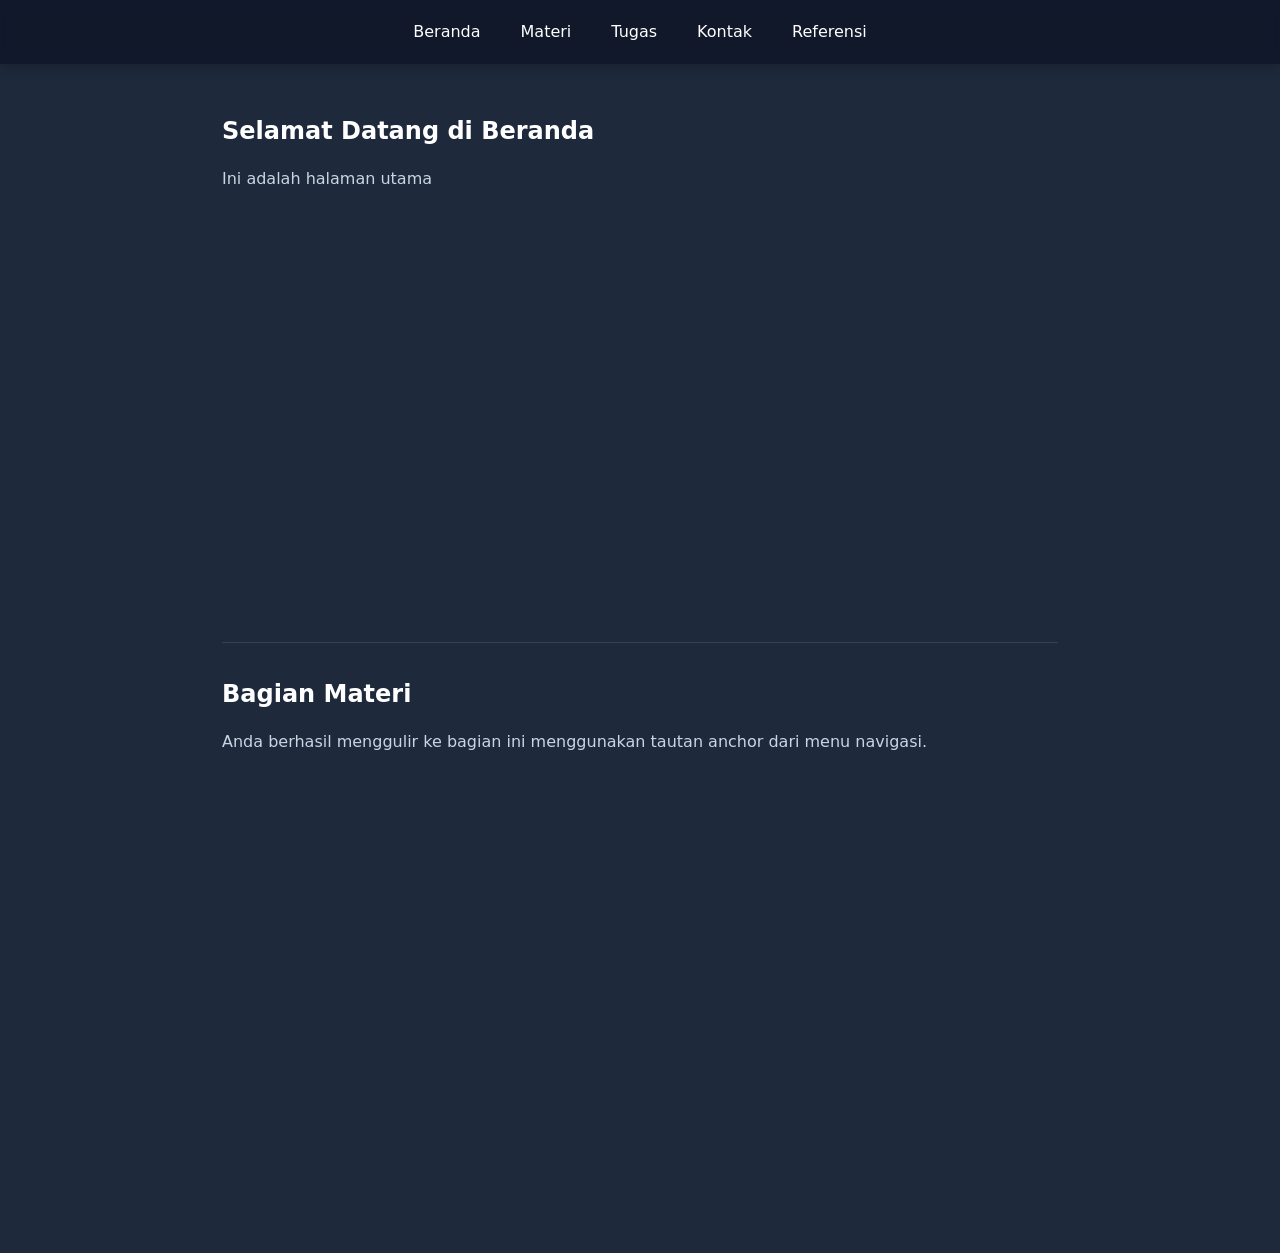
<file: index.html>
<!DOCTYPE html>
<html lang="id">
<head>
  <meta charset="UTF-8">
  <meta name="viewport" content="width=device-width, initial-scale=1.0">
  <title>Beranda - Praktikum Web</title>
  <link rel="stylesheet" href="style.css">
</head>
<body>

  <header>
    <nav class="navbar" aria-label="Navigasi Utama">
      <ul class="nav-list">
        <li><a href="index.html" class="nav-link">Beranda</a></li>
        <li><a href="#materi" class="nav-link">Materi</a></li>
        <li><a href="tugas.html" class="nav-link">Tugas</a></li>
        <li><a href="profil.html" class="nav-link">Kontak</a></li>
        <li><a href="https://developer.mozilla.org/" target="_blank" rel="noopener noreferrer" class="nav-link">Referensi</a></li>
      </ul>
    </nav>
  </header>

  <main class="container">
    <section>
      <h1>Selamat Datang di Beranda</h1>
      <p style="color: var(--text-muted); margin-top: 1rem;">
        Ini adalah halaman utama
      </p>
    </section>

    <section id="materi" style="margin-top: 50vh; padding-top: 2rem; border-top: 1px solid var(--bg-card); padding-bottom: 50vh;">
      <h2>Bagian Materi</h2>
      <p style="color: var(--text-muted); margin-top: 1rem;">
        Anda berhasil menggulir ke bagian ini menggunakan tautan anchor dari menu navigasi.
      </p>
    </section>
  </main>

</body>
</html>
</file>
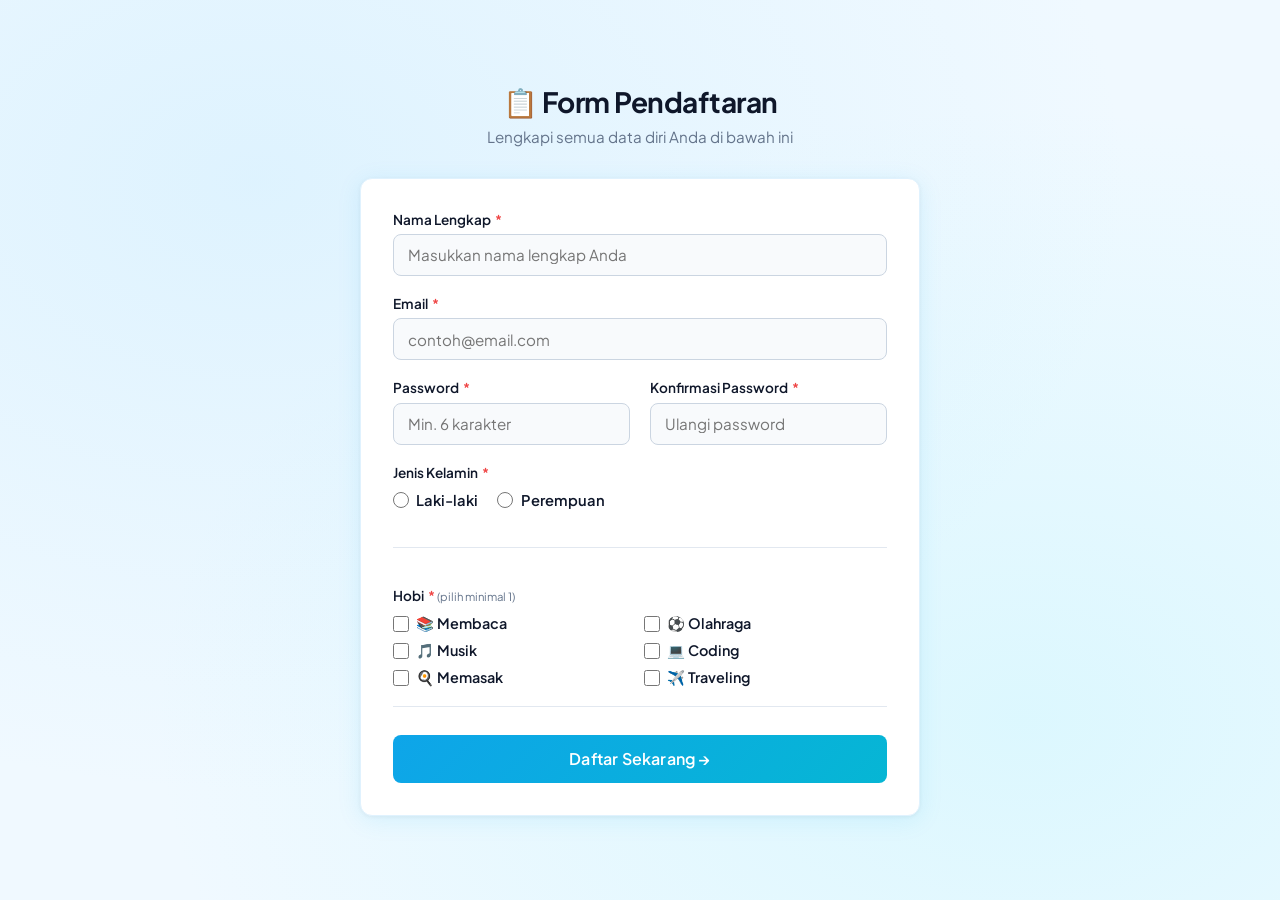
<file: pendaftaran.html>
<!DOCTYPE html>
<html lang="id">
<head>
  <meta charset="UTF-8" />
  <meta name="viewport" content="width=device-width, initial-scale=1.0"/>
  <title>Form Pendaftaran</title>
  <style>
    @import url('https://fonts.googleapis.com/css2?family=Plus+Jakarta+Sans:wght@400;500;600;700&display=swap');

    *, *::before, *::after { box-sizing: border-box; margin: 0; padding: 0; }

    :root {
      --primary: #0ea5e9;
      --primary-dark: #0284c7;
      --accent: #06b6d4;
      --bg: #f0f9ff;
      --card: #ffffff;
      --text: #0f172a;
      --muted: #64748b;
      --border: #cbd5e1;
      --error: #ef4444;
      --success: #22c55e;
      --radius: 12px;
    }

    body {
      font-family: 'Plus Jakarta Sans', sans-serif;
      background: var(--bg);
      min-height: 100vh;
      display: flex;
      flex-direction: column;
      align-items: center;
      justify-content: center;
      padding: 2rem 1rem;
      background-image:
        radial-gradient(ellipse at 20% 20%, #bae6fd55 0%, transparent 60%),
        radial-gradient(ellipse at 80% 80%, #a5f3fc44 0%, transparent 60%);
    }

    .wrapper {
      width: 100%;
      max-width: 560px;
    }

    .header {
      text-align: center;
      margin-bottom: 2rem;
    }

    .header h1 {
      font-size: 1.75rem;
      font-weight: 700;
      color: var(--text);
      letter-spacing: -0.5px;
    }

    .header p {
      color: var(--muted);
      margin-top: 0.4rem;
      font-size: 0.95rem;
    }

    .card {
      background: var(--card);
      border-radius: var(--radius);
      box-shadow: 0 4px 24px rgba(14, 165, 233, 0.1), 0 1px 4px rgba(0,0,0,0.05);
      padding: 2rem;
      border: 1px solid #e0f2fe;
    }

    .form-grid {
      display: grid;
      grid-template-columns: 1fr 1fr;
      gap: 1.2rem;
    }

    .form-group {
      display: flex;
      flex-direction: column;
      gap: 0.4rem;
    }

    .form-group.full {
      grid-column: 1 / -1;
    }

    label {
      font-size: 0.85rem;
      font-weight: 600;
      color: var(--text);
    }

    label .required {
      color: var(--error);
      margin-left: 2px;
    }

    input[type="text"],
    input[type="email"],
    input[type="password"] {
      width: 100%;
      padding: 0.65rem 0.9rem;
      border: 1.5px solid var(--border);
      border-radius: 8px;
      font-family: inherit;
      font-size: 0.95rem;
      color: var(--text);
      background: #f8fafc;
      transition: border-color 0.2s, box-shadow 0.2s;
      outline: none;
    }

    input[type="text"]:focus,
    input[type="email"]:focus,
    input[type="password"]:focus {
      border-color: var(--primary);
      box-shadow: 0 0 0 3px #0ea5e920;
      background: #fff;
    }

    input.invalid {
      border-color: var(--error);
      box-shadow: 0 0 0 3px #ef444420;
    }

    .error-msg {
      font-size: 0.78rem;
      color: var(--error);
      min-height: 1rem;
      display: none;
    }

    .error-msg.show { display: block; }

    /* Radio */
    .radio-group {
      display: flex;
      gap: 1.2rem;
      margin-top: 4px;
    }

    .radio-item {
      display: flex;
      align-items: center;
      gap: 0.45rem;
      cursor: pointer;
    }

    .radio-item input[type="radio"] {
      accent-color: var(--primary);
      width: 16px;
      height: 16px;
      cursor: pointer;
    }

    .radio-item span {
      font-size: 0.92rem;
      color: var(--text);
    }

    /* Checkbox */
    .checkbox-group {
      display: grid;
      grid-template-columns: 1fr 1fr;
      gap: 0.5rem;
      margin-top: 4px;
    }

    .checkbox-item {
      display: flex;
      align-items: center;
      gap: 0.45rem;
      cursor: pointer;
    }

    .checkbox-item input[type="checkbox"] {
      accent-color: var(--primary);
      width: 16px;
      height: 16px;
      cursor: pointer;
    }

    .checkbox-item span {
      font-size: 0.9rem;
      color: var(--text);
    }

    /* Submit */
    .btn-submit {
      width: 100%;
      padding: 0.85rem;
      background: linear-gradient(135deg, var(--primary), var(--accent));
      color: white;
      border: none;
      border-radius: 8px;
      font-family: inherit;
      font-size: 1rem;
      font-weight: 600;
      cursor: pointer;
      margin-top: 0.5rem;
      transition: opacity 0.2s, transform 0.15s;
      letter-spacing: 0.2px;
    }

    .btn-submit:hover { opacity: 0.92; transform: translateY(-1px); }
    .btn-submit:active { transform: translateY(0); }

    .divider {
      border: none;
      border-top: 1px solid #e2e8f0;
      margin: 1.2rem 0;
    }

    /* Success Modal */
    .modal-overlay {
      display: none;
      position: fixed;
      inset: 0;
      background: rgba(0,0,0,0.4);
      backdrop-filter: blur(4px);
      z-index: 100;
      align-items: center;
      justify-content: center;
    }

    .modal-overlay.show { display: flex; }

    .modal {
      background: white;
      border-radius: var(--radius);
      padding: 2.5rem 2rem;
      text-align: center;
      max-width: 360px;
      width: 90%;
      animation: popIn 0.3s ease;
    }

    @keyframes popIn {
      from { transform: scale(0.85); opacity: 0; }
      to   { transform: scale(1);    opacity: 1; }
    }

    .modal-icon {
      font-size: 3rem;
      margin-bottom: 1rem;
    }

    .modal h2 {
      font-size: 1.3rem;
      font-weight: 700;
      color: var(--text);
    }

    .modal p {
      color: var(--muted);
      margin-top: 0.5rem;
      font-size: 0.92rem;
    }

    .btn-close {
      margin-top: 1.5rem;
      padding: 0.65rem 2rem;
      background: var(--primary);
      color: white;
      border: none;
      border-radius: 8px;
      font-family: inherit;
      font-size: 0.95rem;
      font-weight: 600;
      cursor: pointer;
    }

    @media (max-width: 480px) {
      .form-grid { grid-template-columns: 1fr; }
      .form-group.full { grid-column: 1; }
      .checkbox-group { grid-template-columns: 1fr; }
    }
  </style>
</head>
<body>

  <div class="wrapper">
    <div class="header">
      <h1>📋 Form Pendaftaran</h1>
      <p>Lengkapi semua data diri Anda di bawah ini</p>
    </div>

    <div class="card">
      <form action="#" method="post" id="formPendaftaran" novalidate onsubmit="return false;">

        <div class="form-grid">

          <!-- Nama -->
          <div class="form-group full">
            <label for="nama">Nama Lengkap <span class="required">*</span></label>
            <input type="text" id="nama" name="nama" placeholder="Masukkan nama lengkap Anda" />
            <span class="error-msg" id="err-nama">Nama tidak boleh kosong.</span>
          </div>

          <!-- Email -->
          <div class="form-group full">
            <label for="email">Email <span class="required">*</span></label>
            <input type="email" id="email" name="email" placeholder="contoh@email.com" />
            <span class="error-msg" id="err-email">Masukkan alamat email yang valid.</span>
          </div>

          <!-- Password -->
          <div class="form-group">
            <label for="password">Password <span class="required">*</span></label>
            <input type="password" id="password" name="password" placeholder="Min. 6 karakter" />
            <span class="error-msg" id="err-password">Password minimal 6 karakter.</span>
          </div>

          <!-- Konfirmasi Password -->
          <div class="form-group">
            <label for="konfirmasi">Konfirmasi Password <span class="required">*</span></label>
            <input type="password" id="konfirmasi" name="konfirmasi" placeholder="Ulangi password" />
            <span class="error-msg" id="err-konfirmasi">Password tidak cocok.</span>
          </div>

          <!-- Jenis Kelamin -->
          <div class="form-group full">
            <label>Jenis Kelamin <span class="required">*</span></label>
            <div class="radio-group">
              <label class="radio-item">
                <input type="radio" name="jenis_kelamin" value="L" />
                <span>Laki-laki</span>
              </label>
              <label class="radio-item">
                <input type="radio" name="jenis_kelamin" value="P" />
                <span>Perempuan</span>
              </label>
            </div>
            <span class="error-msg" id="err-gender">Pilih jenis kelamin.</span>
          </div>

          <hr class="divider" style="grid-column: 1/-1;" />

          <!-- Hobi -->
          <div class="form-group full">
            <label>Hobi <span class="required">*</span> <small style="font-weight:400;color:var(--muted)">(pilih minimal 1)</small></label>
            <div class="checkbox-group">
              <label class="checkbox-item">
                <input type="checkbox" name="hobi" value="membaca" />
                <span>📚 Membaca</span>
              </label>
              <label class="checkbox-item">
                <input type="checkbox" name="hobi" value="olahraga" />
                <span>⚽ Olahraga</span>
              </label>
              <label class="checkbox-item">
                <input type="checkbox" name="hobi" value="musik" />
                <span>🎵 Musik</span>
              </label>
              <label class="checkbox-item">
                <input type="checkbox" name="hobi" value="coding" />
                <span>💻 Coding</span>
              </label>
              <label class="checkbox-item">
                <input type="checkbox" name="hobi" value="memasak" />
                <span>🍳 Memasak</span>
              </label>
              <label class="checkbox-item">
                <input type="checkbox" name="hobi" value="traveling" />
                <span>✈️ Traveling</span>
              </label>
            </div>
            <span class="error-msg" id="err-hobi">Pilih minimal satu hobi.</span>
          </div>

        </div>

        <hr class="divider" />

        <button type="submit" class="btn-submit">Daftar Sekarang →</button>

      </form>
    </div>
  </div>

  <!-- Success Modal -->
  <div class="modal-overlay" id="modalSuccess">
    <div class="modal">
      <div class="modal-icon">🎉</div>
      <h2>Pendaftaran Berhasil!</h2>
      <p>Data Anda telah berhasil dikirim. Terima kasih sudah mendaftar.</p>
      <button class="btn-close" onclick="closeModal()">Tutup</button>
    </div>
  </div>

  <script>
    const form = document.getElementById('formPendaftaran');

    function showError(id, inputEl) {
      document.getElementById(id).classList.add('show');
      if (inputEl) inputEl.classList.add('invalid');
    }

    function clearError(id, inputEl) {
      document.getElementById(id).classList.remove('show');
      if (inputEl) inputEl.classList.remove('invalid');
    }

    // Live validation on blur
    document.getElementById('nama').addEventListener('blur', function() {
      this.value.trim() ? clearError('err-nama', this) : showError('err-nama', this);
    });

    document.getElementById('email').addEventListener('blur', function() {
      const re = /^[^\s@]+@[^\s@]+\.[^\s@]+$/;
      re.test(this.value.trim()) ? clearError('err-email', this) : showError('err-email', this);
    });

    document.getElementById('password').addEventListener('blur', function() {
      this.value.length >= 6 ? clearError('err-password', this) : showError('err-password', this);
    });

    document.getElementById('konfirmasi').addEventListener('blur', function() {
      const pw = document.getElementById('password').value;
      this.value === pw && this.value !== '' ? clearError('err-konfirmasi', this) : showError('err-konfirmasi', this);
    });

    form.addEventListener('submit', function(e) {
      e.preventDefault();
      let valid = true;

      // Nama
      const nama = document.getElementById('nama');
      if (!nama.value.trim()) { showError('err-nama', nama); valid = false; }
      else clearError('err-nama', nama);

      // Email
      const email = document.getElementById('email');
      const re = /^[^\s@]+@[^\s@]+\.[^\s@]+$/;
      if (!re.test(email.value.trim())) { showError('err-email', email); valid = false; }
      else clearError('err-email', email);

      // Password
      const password = document.getElementById('password');
      if (password.value.length < 6) { showError('err-password', password); valid = false; }
      else clearError('err-password', password);

      // Konfirmasi
      const konfirmasi = document.getElementById('konfirmasi');
      if (konfirmasi.value !== password.value || konfirmasi.value === '') {
        showError('err-konfirmasi', konfirmasi); valid = false;
      } else clearError('err-konfirmasi', konfirmasi);

      // Jenis kelamin
      const genderSelected = document.querySelector('input[name="jenis_kelamin"]:checked');
      if (!genderSelected) { showError('err-gender', null); valid = false; }
      else clearError('err-gender', null);

      // Hobi
      const hobiChecked = document.querySelectorAll('input[name="hobi"]:checked');
      if (hobiChecked.length === 0) { showError('err-hobi', null); valid = false; }
      else clearError('err-hobi', null);

      if (valid) {
        document.getElementById('modalSuccess').classList.add('show');
      }
    });

    function closeModal() {
      document.getElementById('modalSuccess').classList.remove('show');
      form.reset();
    }
  </script>
</body>
</html>
</file>
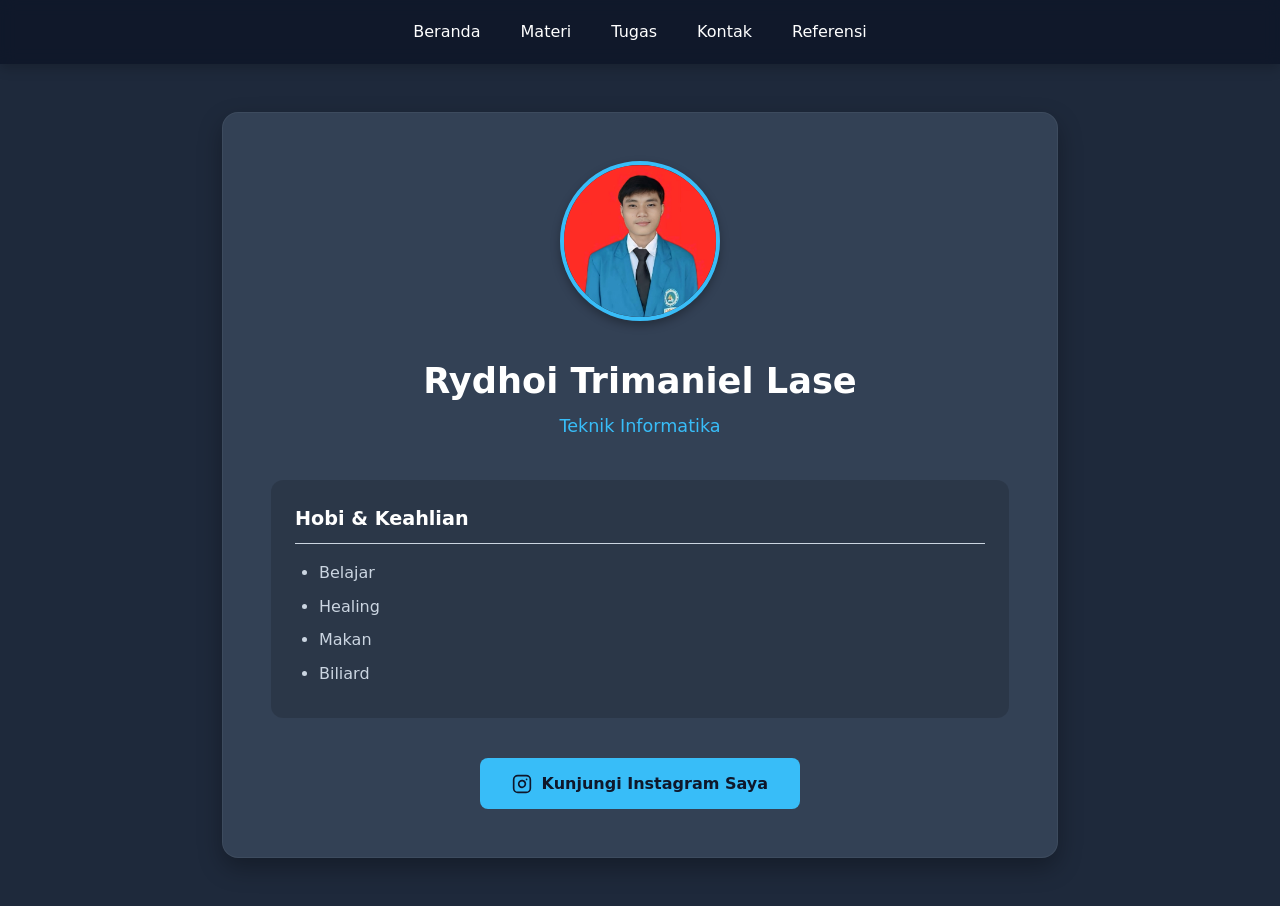
<file: profil.html>
<!DOCTYPE html>
<html lang="id">
<head>
  <meta charset="UTF-8">
  <meta name="viewport" content="width=device-width, initial-scale=1.0">
  <title>Profil Digital Saya</title>
  <link rel="stylesheet" href="style.css">
</head>
<body>

  <header>
    <nav class="navbar" aria-label="Navigasi Utama">
      <ul class="nav-list">
        <li><a href="index.html" class="nav-link">Beranda</a></li>
        <li><a href="index.html#materi" class="nav-link">Materi</a></li>
        <li><a href="tugas.html" class="nav-link">Tugas</a></li>
        <li><a href="profil.html" class="nav-link" aria-current="page">Kontak</a></li>
        <li><a href="https://developer.mozilla.org/" target="_blank" rel="noopener noreferrer" class="nav-link">Referensi</a></li>
      </ul>
    </nav>
  </header>

  <main class="container">
    <article class="profile-card">
      
      <img src="foto-saya.jpeg" alt="Foto Rydhoi Trimaniel Lase yang sedang tersenyum" class="profile-img">
      
      <h1 class="profile-name">Rydhoi Trimaniel Lase</h1>
      <h2 class="profile-major">Teknik Informatika</h2>
      
      <div class="skills-wrapper">
        <h3 class="skills-title">Hobi & Keahlian</h3>
        <ul class="skills-list">
          <li>Belajar</li>
          <li>Healing</li>
          <li>Makan</li>
          <li>Biliard</li>
        </ul>
      </div>

      <a href="https://instagram.com/rydhoitrimanielllase" target="_blank" rel="noopener noreferrer" class="btn-primary">
  <svg xmlns="http://www.w3.org/2000/svg" width="20" height="20" viewBox="0 0 24 24" fill="none" stroke="currentColor" stroke-width="2" stroke-linecap="round" stroke-linejoin="round" class="icon-instagram">
    <rect x="2" y="2" width="20" height="20" rx="5" ry="5"></rect>
    <path d="M16 11.37A4 4 0 1 1 12.63 8 4 4 0 0 1 16 11.37z"></path>
    <line x1="17.5" y1="6.5" x2="17.51" y2="6.5"></line>
  </svg>
  Kunjungi Instagram Saya
</a>

    </article>
  </main>

</body>
</html>
</file>
<file: style.css>
:root {
  
  --bg-main: #1e293b; 
  --bg-card: #334155;
  --text-light: #ffffff;
  --text-muted: #cbd5e1;
  --accent: #38bdf8;
  --accent-hover: #0ea5e9;
  
  /* Tipografi */
  --font-primary: 'Inter', system-ui, -apple-system, sans-serif;
  --transition-smooth: 0.3s ease-in-out;
}

* {
  margin: 0;
  padding: 0;
  box-sizing: border-box;
}

body {
  font-family: var(--font-primary);
  background-color: var(--bg-main);
  color: var(--text-light);
  line-height: 1.6;
  min-height: 100vh;
  display: flex;
  flex-direction: column;
  /* Animasi mulus saat halaman pertama kali dimuat */
  animation: fadeInDocument 0.5s ease-out; 
}

/* =========================================
   2. NAVIGASI (FLEXBOX)
   ========================================= */
.navbar {
  background-color: rgba(15, 23, 42, 0.9);
  padding: 1.2rem 2rem;
  box-shadow: 0 4px 12px rgba(0, 0, 0, 0.2);
  position: sticky;
  top: 0;
  z-index: 1000;
  backdrop-filter: blur(8px); /* Efek glassmorphism modern */
}

.nav-list {
  list-style: none;
  display: flex; /* Layout Flexbox wajib */
  justify-content: center;
  align-items: center;
  gap: 2.5rem;
}

.nav-link {
  color: var(--text-light); /* Warna teks putih */
  text-decoration: none;    /* Hilangkan garis bawah */
  font-weight: 500;
  font-size: 1rem;
  padding: 0.5rem 0;
  position: relative;
  transition: color var(--transition-smooth);
}

/* Interaksi Hover: Efek garis bawah animasi yang elegan */
.nav-link::after {
  content: '';
  position: absolute;
  width: 0;
  height: 2px;
  bottom: 0;
  left: 0;
  background-color: var(--accent);
  transition: width var(--transition-smooth);
}

.nav-link:hover {
  color: var(--accent);
}

.nav-link:hover::after {
  width: 100%;
}

/* =========================================
   3. LAYOUT KONTEN UTAMA
   ========================================= */
.container {
  max-width: 900px;
  margin: 0 auto;
  padding: 3rem 2rem;
  flex: 1;
  width: 100%;
}

/* Styling Khusus Halaman Profil */
.profile-card {
  background-color: var(--bg-card);
  border-radius: 16px;
  padding: 3rem;
  text-align: center;
  box-shadow: 0 10px 25px rgba(0, 0, 0, 0.3);
  border: 1px solid rgba(255, 255, 255, 0.05);
}

.profile-img {
  width: 160px;
  height: 160px;
  border-radius: 50%;
  object-fit: cover;
  border: 4px solid var(--accent);
  margin-bottom: 1.5rem;
  box-shadow: 0 4px 10px rgba(0, 0, 0, 0.3);
}

.profile-name {
  font-size: 2.2rem;
  margin-bottom: 0.2rem;
  color: var(--text-light);
}

.profile-major {
  font-size: 1.1rem;
  color: var(--accent);
  font-weight: 400;
  margin-bottom: 2.5rem;
}

.skills-wrapper {
  background-color: rgba(0, 0, 0, 0.15);
  padding: 1.5rem;
  border-radius: 12px;
  text-align: left;
  margin-bottom: 2.5rem;
}

.skills-title {
  font-size: 1.2rem;
  margin-bottom: 1rem;
  border-bottom: 1px solid var(--text-muted);
  padding-bottom: 0.5rem;
}

.skills-list {
  padding-left: 1.5rem;
  color: var(--text-muted);
}

.skills-list li {
  margin-bottom: 0.5rem;
}

/* Tombol / Tautan Eksternal */
.btn-primary {
  display: inline-flex; 
  align-items: center;  
  justify-content: center;
  gap: 0.6rem;         
  
  background-color: var(--accent);
  color: #0f172a;
  padding: 0.8rem 2rem;
  border-radius: 8px;
  text-decoration: none;
  font-weight: 600;
  transition: all var(--transition-smooth);
}

.btn-primary:hover {
  background-color: var(--accent-hover);
  transform: translateY(-2px);
  box-shadow: 0 4px 12px rgba(14, 165, 233, 0.4);
}


.icon-instagram {
  display: block;
}

/* Keyframes untuk simulasi perpindahan halaman yang halus */
@keyframes fadeInDocument {
  from { opacity: 0; transform: translateY(15px); }
  to { opacity: 1; transform: translateY(0); }
}
</file>
